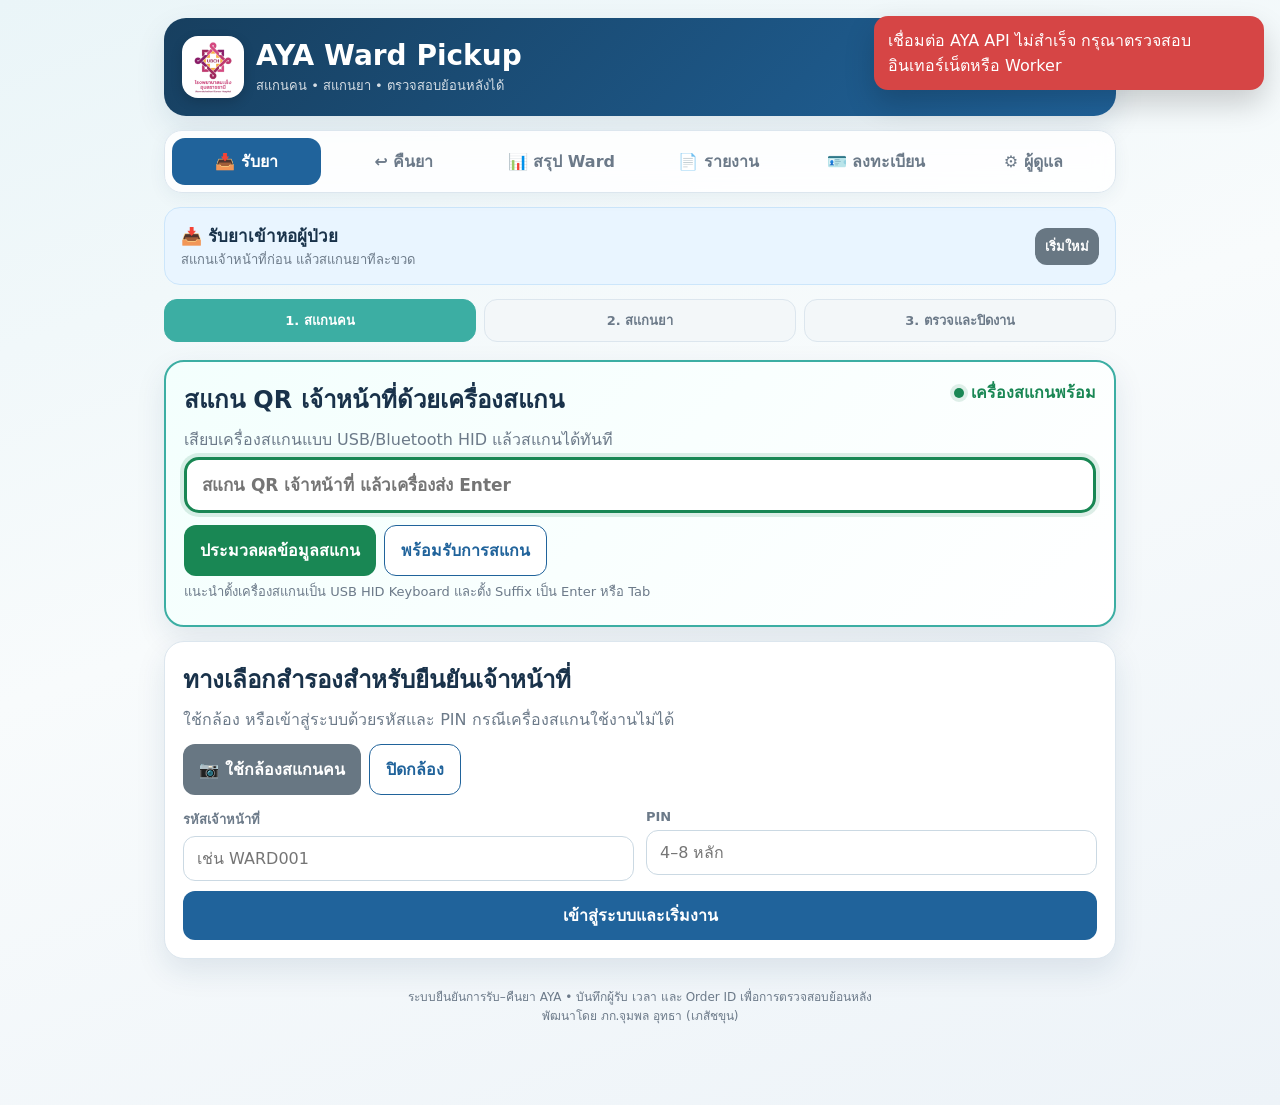
<file: index.html>
<!DOCTYPE html>
<html lang="th">
<head>
  <meta charset="utf-8">
  <meta name="viewport" content="width=device-width, initial-scale=1, viewport-fit=cover">
  <meta name="theme-color" content="#173f5f">
  <title>AYA Ward Pickup</title>
  <meta name="description" content="ระบบยืนยันการรับ–คืนยา AYA สำหรับหอผู้ป่วย">
  <meta name="robots" content="noindex,nofollow,noarchive">
  <link rel="manifest" href="./manifest.webmanifest">
  <link id="appFavicon" rel="icon" type="image/png" href="./icons/favicon-64.png">
  <link rel="apple-touch-icon" href="./icons/apple-touch-icon.png">

  <script src="./vendor/html5-qrcode.min.js"></script>
  <script src="./vendor/qrcode.min.js"></script>
  <script src="./config.js"></script>
  <script src="./api-client.js"></script>

  <style>
    :root {
      --navy: #173f5f;
      --blue: #20639b;
      --cyan: #3caea3;
      --green: #198754;
      --yellow: #f6c85f;
      --red: #d64545;
      --ink: #19324a;
      --muted: #6c7a89;
      --line: #dce6ee;
      --surface: #ffffff;
      --bg: #eef5f8;
      --shadow: 0 12px 30px rgba(23, 63, 95, .10);
    }

    * { box-sizing: border-box; }
    body {
      margin: 0;
      min-height: 100vh;
      background: linear-gradient(160deg, #eaf5f8 0%, #f8fbfc 45%, #edf3f8 100%);
      color: var(--ink);
      font-family: system-ui, -apple-system, "Segoe UI", "Noto Sans Thai", sans-serif;
    }

    button, input, select, textarea { font: inherit; }
    button { cursor: pointer; }
    button:disabled { cursor: not-allowed; opacity: .55; }

    .app { max-width: 980px; margin: 0 auto; padding: 18px 14px 80px; }
    .topbar {
      display: flex;
      align-items: center;
      justify-content: space-between;
      gap: 12px;
      padding: 18px;
      color: white;
      background: linear-gradient(135deg, var(--navy), var(--blue));
      border-radius: 22px;
      box-shadow: var(--shadow);
    }
    .brand { display: flex; align-items: center; gap: 12px; }
    .brand-mark {
      width: 62px; height: 62px; display: grid; place-items: center; flex: 0 0 auto;
      border-radius: 16px; padding: 3px; background: white; overflow: hidden;
      box-shadow: 0 4px 12px rgba(0,0,0,.16);
    }
    .brand-mark img { width: 100%; height: 100%; object-fit: contain; display: block; }
    .brand h1 { margin: 0; font-size: clamp(20px, 5vw, 28px); }
    .brand p { margin: 3px 0 0; opacity: .82; font-size: 13px; }
    .date-pill { padding: 8px 12px; border-radius: 999px; background: rgba(255,255,255,.15); font-size: 13px; white-space: nowrap; }
    .topbar-tools { display: flex; align-items: center; justify-content: flex-end; gap: 8px; flex-wrap: wrap; }
    .install-pwa { border: 1px solid rgba(255,255,255,.55); border-radius: 999px; padding: 8px 12px; color: white; background: rgba(255,255,255,.14); font-weight: 800; }

    .nav {
      display: grid;
      grid-template-columns: repeat(6, 1fr);
      gap: 8px;
      margin: 14px 0;
      padding: 7px;
      background: rgba(255,255,255,.86);
      border: 1px solid var(--line);
      border-radius: 18px;
      box-shadow: 0 5px 18px rgba(23, 63, 95, .06);
      position: sticky;
      top: 6px;
      z-index: 20;
      backdrop-filter: blur(12px);
    }
    .nav button { border: 0; padding: 11px 8px; border-radius: 13px; color: var(--muted); background: transparent; font-weight: 700; }
    .nav button.active { color: white; background: var(--blue); }

    .panel { display: none; }
    .panel.active { display: block; }
    .card {
      background: var(--surface);
      border: 1px solid var(--line);
      border-radius: 20px;
      box-shadow: var(--shadow);
      padding: 18px;
      margin-bottom: 14px;
    }
    .card h2, .card h3 { margin: 0 0 8px; }
    .card p { margin: 5px 0; }
    .muted { color: var(--muted); }
    .small { font-size: 13px; }
    .hidden { display: none !important; }

    .mode-banner {
      display: flex; align-items: center; justify-content: space-between; gap: 12px;
      padding: 14px 16px; border-radius: 16px; margin-bottom: 14px;
      background: #e9f5ff; border: 1px solid #cce6fb;
    }
    .mode-banner.return { background: #fff5e6; border-color: #f5dfb4; }
    .mode-badge { font-weight: 800; font-size: 17px; }

    .steps { display: grid; grid-template-columns: repeat(3, 1fr); gap: 8px; margin: 12px 0 18px; }
    .step { padding: 10px; text-align: center; border-radius: 13px; color: var(--muted); background: #f3f7f9; border: 1px solid var(--line); font-size: 13px; font-weight: 700; }
    .step.active { color: white; border-color: var(--cyan); background: var(--cyan); }
    .step.done { color: var(--green); border-color: #bfe3cf; background: #edf9f2; }

    .grid-2 { display: grid; grid-template-columns: repeat(2, minmax(0, 1fr)); gap: 12px; }
    .grid-3 { display: grid; grid-template-columns: repeat(3, minmax(0, 1fr)); gap: 10px; }
    .field { display: flex; flex-direction: column; gap: 6px; }
    .field label { font-size: 13px; font-weight: 700; color: var(--muted); }
    .field input, .field select, .field textarea {
      width: 100%; border: 1px solid #cbd9e3; border-radius: 12px; background: white;
      padding: 12px 13px; color: var(--ink); outline: none;
    }
    .field input:focus, .field select:focus, .field textarea:focus { border-color: var(--blue); box-shadow: 0 0 0 3px rgba(32,99,155,.12); }

    .btn { border: 0; border-radius: 12px; padding: 12px 16px; font-weight: 800; color: white; background: var(--blue); }
    .btn.green { background: var(--green); }
    .btn.red { background: var(--red); }
    .btn.orange { background: #d9822b; }
    .btn.gray { background: #687783; }
    .btn.outline { color: var(--blue); background: white; border: 1px solid var(--blue); }
    .btn.full { width: 100%; }
    .btn.small-btn { padding: 8px 10px; font-size: 13px; }
    .actions { display: flex; flex-wrap: wrap; gap: 8px; margin-top: 12px; }

    #reader { width: 100%; max-width: 520px; margin: 10px auto; overflow: hidden; border-radius: 18px; background: #0c1c28; }
    #reader video { border-radius: 16px; }
    .scanner-shell { padding: 10px; background: #f5f9fb; border: 1px dashed #a9bfce; border-radius: 18px; }
    .scanner-title { text-align: center; font-weight: 800; margin: 3px 0 8px; }
    .hardware-card { border: 2px solid var(--cyan); background: linear-gradient(135deg, #f3fffd, #ffffff); }
    .hardware-input {
      width: 100%; border: 3px solid var(--blue); border-radius: 15px; padding: 15px;
      background: white; color: var(--ink); font-size: 17px; font-weight: 700; outline: none;
    }
    .hardware-input:focus { border-color: var(--green); box-shadow: 0 0 0 4px rgba(25,135,84,.14); }
    .scanner-ready { display: inline-flex; align-items: center; gap: 7px; color: var(--green); font-weight: 800; }
    .scanner-ready::before { content: ""; width: 10px; height: 10px; border-radius: 50%; background: var(--green); box-shadow: 0 0 0 4px rgba(25,135,84,.13); }

    .staff-card { display: flex; align-items: center; gap: 12px; padding: 14px; border: 1px solid #bfe3cf; background: #edf9f2; border-radius: 16px; }
    .avatar { width: 46px; height: 46px; display: grid; place-items: center; border-radius: 50%; background: var(--green); color: white; font-weight: 900; }

    .scan-list { display: grid; gap: 8px; margin-top: 12px; }
    .scan-item { display: flex; justify-content: space-between; gap: 12px; align-items: flex-start; padding: 12px; border-radius: 14px; background: #f6fafb; border: 1px solid var(--line); }
    .scan-item.success { border-left: 5px solid var(--green); }
    .scan-item.returned { border-left: 5px solid #d9822b; }
    .drug { font-weight: 800; }
    .order { color: var(--muted); font-size: 12px; word-break: break-all; }
    .count-badge { min-width: 38px; height: 38px; border-radius: 12px; display: grid; place-items: center; color: white; background: var(--blue); font-weight: 900; }

    .alert { padding: 13px 14px; border-radius: 14px; margin: 10px 0; border: 1px solid; }
    .alert.info { background: #edf6ff; border-color: #c7e3fa; color: #174b74; }
    .alert.success { background: #edf9f2; border-color: #bfe3cf; color: #12633a; }
    .alert.warn { background: #fff7e6; border-color: #f2d89d; color: #75500b; }
    .alert.error { background: #fff0f0; border-color: #f0bcbc; color: #8a2020; }

    .pending-list { display: grid; gap: 10px; margin-top: 12px; }
    .pending-item { border: 1px solid #f1c1c1; background: #fff7f7; border-radius: 15px; padding: 13px; }
    .pending-item .row { display: flex; justify-content: space-between; gap: 10px; }
    .pending-item select { width: 100%; margin-top: 8px; padding: 9px; border: 1px solid var(--line); border-radius: 10px; }

    .table-wrap { overflow-x: auto; border: 1px solid var(--line); border-radius: 15px; }
    table { width: 100%; border-collapse: collapse; min-width: 680px; }
    th, td { padding: 11px 10px; border-bottom: 1px solid var(--line); text-align: left; font-size: 13px; vertical-align: top; }
    th { background: #f0f6f8; color: var(--muted); }
    tr:last-child td { border-bottom: 0; }
    .status { display: inline-block; border-radius: 999px; padding: 4px 8px; font-size: 11px; font-weight: 800; }
    .status.pending { color: #72530a; background: #fff1bd; }
    .status.active { color: #12633a; background: #dff4e8; }
    .status.suspended { color: #8a2020; background: #ffe0e0; }
    .status.received { color: #12633a; background: #dff4e8; }
    .status.waiting { color: #72530a; background: #fff1bd; }
    .status.canceled { color: #6a4b4b; background: #eee5e5; }

    .queue-head { display: flex; justify-content: space-between; align-items: flex-start; gap: 12px; }
    .queue-list { display: grid; gap: 9px; margin-top: 12px; counter-reset: queue-item; }
    .queue-item {
      counter-increment: queue-item; display: grid; grid-template-columns: 30px minmax(0, 1fr) auto;
      gap: 10px; align-items: start; padding: 12px; border: 1px solid var(--line);
      border-radius: 14px; background: #f8fbfc;
    }
    .queue-item::before {
      content: counter(queue-item) "."; width: 30px; height: 30px; display: grid; place-items: center;
      border-radius: 9px; color: white; background: var(--blue); font-weight: 900;
    }
    .queue-item.is-received { border-left: 5px solid var(--green); background: #f4fbf7; }
    .queue-item.is-canceled { opacity: .72; }
    .queue-id { font-weight: 900; color: var(--navy); word-break: break-all; }
    .queue-detail { color: var(--muted); font-size: 13px; margin-top: 3px; }
    .summary-overview { display: grid; grid-template-columns: repeat(3, 1fr); gap: 10px; margin: 12px 0; }
    .summary-metric { padding: 14px; border-radius: 15px; background: #f1f7fa; text-align: center; }
    .summary-metric strong { display: block; font-size: 24px; color: var(--navy); }
    .ward-summary { border: 1px solid var(--line); border-radius: 17px; overflow: hidden; margin-top: 12px; }
    .ward-summary-head { display: flex; justify-content: space-between; gap: 12px; padding: 14px; background: #f0f6f8; }
    .ward-summary-body { padding: 0 14px 14px; }
    .report-actions { display: flex; flex-wrap: wrap; align-items: end; gap: 10px; margin-top: 12px; }
    .report-actions .field { min-width: 170px; flex: 1; }
    .report-empty { text-align: center; padding: 28px 14px; color: var(--muted); }

    .toast-wrap { position: fixed; top: 16px; right: 16px; z-index: 200; display: grid; gap: 8px; max-width: min(390px, calc(100vw - 32px)); }
    .toast { color: white; background: #22394b; border-radius: 14px; padding: 12px 14px; box-shadow: 0 14px 30px rgba(0,0,0,.18); animation: enter .2s ease; }
    .toast.success { background: var(--green); }
    .toast.error { background: var(--red); }
    @keyframes enter { from { opacity: 0; transform: translateY(-8px); } }

    .loading { position: fixed; inset: 0; z-index: 300; display: grid; place-items: center; background: rgba(12, 28, 40, .48); backdrop-filter: blur(3px); }
    .loading-box { background: white; border-radius: 18px; padding: 20px 26px; text-align: center; box-shadow: var(--shadow); }
    .spinner { width: 34px; height: 34px; border: 4px solid #dfeaf0; border-top-color: var(--blue); border-radius: 50%; margin: 0 auto 10px; animation: spin .75s linear infinite; }
    @keyframes spin { to { transform: rotate(360deg); } }

    .modal { position: fixed; inset: 0; z-index: 150; display: grid; place-items: center; padding: 16px; background: rgba(12, 28, 40, .58); }
    .modal-card { width: min(560px, 100%); max-height: 92vh; overflow: auto; border-radius: 22px; background: white; padding: 20px; box-shadow: 0 25px 60px rgba(0,0,0,.26); }
    #staffQrCanvas { display: grid; place-items: center; padding: 14px; }
    #staffQrCanvas img, #staffQrCanvas canvas { max-width: 100%; height: auto; }

    footer { text-align: center; color: var(--muted); font-size: 12px; margin-top: 28px; }

    @media (max-width: 680px) {
      .date-pill { display: none; }
      .grid-2, .grid-3 { grid-template-columns: 1fr; }
      .nav button { font-size: 12px; padding-inline: 4px; }
      .nav { grid-template-columns: repeat(3, 1fr); }
      .card { padding: 15px; border-radius: 17px; }
      .steps { gap: 5px; }
      .step { padding: 8px 4px; font-size: 11px; }
      .queue-item { grid-template-columns: 28px minmax(0, 1fr); }
      .queue-item > .status { grid-column: 2; justify-self: start; }
      .summary-overview { grid-template-columns: 1fr; }
      .brand-mark { width: 54px; height: 54px; border-radius: 14px; }
    }

    @media print {
      body * { visibility: hidden; }
      #qrModal, #qrModal * { visibility: visible; }
      #qrModal { position: absolute; inset: 0; background: white; }
      #qrModal .modal-card { box-shadow: none; max-height: none; }
      #qrModal .no-print { display: none !important; }
    }
  </style>
</head>

<body>
  <div class="app">
    <header class="topbar">
      <div class="brand">
        <div class="brand-mark">
          <img id="brandLogo" alt="โรงพยาบาลมะเร็งอุบลราชธานี" src="./icons/icon-192.png">
        </div>
        <div>
          <h1>AYA Ward Pickup</h1>
          <p>สแกนคน • สแกนยา • ตรวจสอบย้อนหลังได้</p>
        </div>
      </div>
      <div class="topbar-tools">
        <button id="installPwaButton" class="install-pwa" type="button" hidden>ติดตั้งแอป</button>
        <div id="todayLabel" class="date-pill">กำลังโหลด…</div>
      </div>
    </header>

    <nav class="nav">
      <button id="navReceive" class="active" onclick="openCashier('RECEIVE')">📥 รับยา</button>
      <button id="navReturn" onclick="openCashier('RETURN')">↩️ คืนยา</button>
      <button id="navSummary" onclick="openSummary()">📊 สรุป Ward</button>
      <button id="navReport" onclick="openReport()">📄 รายงาน</button>
      <button id="navRegister" onclick="showPanel('register')">🪪 ลงทะเบียน</button>
      <button id="navAdmin" onclick="showPanel('admin')">⚙️ ผู้ดูแล</button>
    </nav>

    <main>
      <section id="cashierPanel" class="panel active">
        <div id="modeBanner" class="mode-banner">
          <div>
            <div id="modeTitle" class="mode-badge">📥 รับยาเข้าหอผู้ป่วย</div>
            <div id="modeDescription" class="small muted">สแกนเจ้าหน้าที่ก่อน แล้วสแกนยาทีละขวด</div>
          </div>
          <button class="btn gray small-btn" onclick="resetCashier()">เริ่มใหม่</button>
        </div>

        <div class="steps">
          <div id="stepStaff" class="step active">1. สแกนคน</div>
          <div id="stepDrug" class="step">2. สแกนยา</div>
          <div id="stepClose" class="step">3. ตรวจและปิดงาน</div>
        </div>

        <div id="hardwareScannerCard" class="card hardware-card">
          <div class="queue-head">
            <div>
              <h2 id="hardwareScannerTitle">สแกน QR เจ้าหน้าที่ด้วยเครื่องสแกน</h2>
              <p id="hardwareScannerHint" class="muted">เสียบเครื่องสแกนแบบ USB/Bluetooth HID แล้วสแกนได้ทันที</p>
            </div>
            <span class="scanner-ready">เครื่องสแกนพร้อม</span>
          </div>
          <input
            id="hardwareScannerInput"
            class="hardware-input"
            autocomplete="off"
            autocapitalize="off"
            spellcheck="false"
            enterkeyhint="done"
            placeholder="สแกน QR เจ้าหน้าที่ แล้วเครื่องส่ง Enter"
            onkeydown="handleHardwareScannerKey(event)">
          <div class="actions">
            <button class="btn green" onclick="submitHardwareScanner()">ประมวลผลข้อมูลสแกน</button>
            <button class="btn outline" onclick="focusHardwareScanner()">พร้อมรับการสแกน</button>
          </div>
          <p class="small muted">แนะนำตั้งเครื่องสแกนเป็น USB HID Keyboard และตั้ง Suffix เป็น Enter หรือ Tab</p>
        </div>

        <div id="staffStep" class="card">
          <h2>ทางเลือกสำรองสำหรับยืนยันเจ้าหน้าที่</h2>
          <p class="muted">ใช้กล้อง หรือเข้าสู่ระบบด้วยรหัสและ PIN กรณีเครื่องสแกนใช้งานไม่ได้</p>

          <div class="actions">
            <button class="btn gray" onclick="startQrScanner('STAFF')">📷 ใช้กล้องสแกนคน</button>
            <button class="btn outline" onclick="stopQrScanner()">ปิดกล้อง</button>
          </div>

          <div class="grid-2" style="margin-top:14px">
            <div class="field">
              <label>รหัสเจ้าหน้าที่</label>
              <input id="staffLoginId" autocomplete="username" placeholder="เช่น WARD001">
            </div>
            <div class="field">
              <label>PIN</label>
              <input id="staffLoginPin" type="password" inputmode="numeric" autocomplete="current-password" placeholder="4–8 หลัก">
            </div>
          </div>
          <button class="btn full" style="margin-top:10px" onclick="loginStaffPin()">เข้าสู่ระบบและเริ่มงาน</button>
        </div>

        <div id="activeStaffCard" class="card hidden">
          <div class="staff-card">
            <div id="staffAvatar" class="avatar">W</div>
            <div>
              <div id="activeStaffName" style="font-weight:900"></div>
              <div id="activeStaffWard" class="muted"></div>
            </div>
          </div>
        </div>

        <div id="wardQueueCard" class="card hidden">
          <div class="queue-head">
            <div>
              <h2 id="wardQueueTitle">คิวรับยา</h2>
              <p class="muted small">ข้อมูลวันนี้: F = Ward, B = ID, G = ยา, I = ขนาด, H = สารน้ำ</p>
            </div>
            <button class="btn outline small-btn" onclick="refreshWardQueue()">รีเฟรช</button>
          </div>
          <div id="wardQueueMessage" class="alert info"></div>
          <div id="wardQueueList" class="queue-list"></div>
        </div>

        <div id="scannerCard" class="card hidden">
          <h2 id="scannerHeading">ทางเลือกสำรอง: ใช้กล้องสแกน QR ยา</h2>
          <div class="scanner-shell">
            <div id="scannerTitle" class="scanner-title">กล้องยังไม่เปิด</div>
            <div id="reader"></div>
          </div>
          <div class="actions">
            <button class="btn gray" onclick="startQrScanner('DRUG')">📷 ใช้กล้องสแกนยา</button>
            <button class="btn outline" onclick="stopQrScanner()">ปิดกล้อง</button>
          </div>

          <div class="field" style="margin-top:14px">
            <label>กรอก Order ID หรือวางข้อมูล QR ด้วยตนเอง</label>
            <input id="manualMedicationQr" placeholder="Order ID / ข้อมูลจาก QR">
          </div>
          <button class="btn full" style="margin-top:10px" onclick="submitManualMedication()">เพิ่มรายการยา</button>
        </div>

        <div id="scanResultCard" class="card hidden">
          <div style="display:flex;justify-content:space-between;align-items:center;gap:10px">
            <div>
              <h2>รายการที่สแกนในรอบนี้</h2>
              <p class="muted small">หนึ่ง QR เท่ากับยาหนึ่งขวด</p>
            </div>
            <div id="scanCount" class="count-badge">0</div>
          </div>
          <div id="scanList" class="scan-list"></div>
          <div class="actions">
            <button id="closeSessionButton" class="btn green full" onclick="closeCurrentSession()">ตรวจความครบถ้วนและปิดงาน</button>
          </div>
        </div>

        <div id="pendingCard" class="card hidden">
          <div class="alert warn">
            <strong>ยังมียาเหลือใน Ward ของท่าน</strong><br>
            กรุณาติดต่อเจ้าหน้าที่ หรือแก้ไข Ward/ยกเลิกรับโดยผู้ดูแล
          </div>
          <div id="pendingList" class="pending-list"></div>
        </div>
      </section>

      <section id="summaryPanel" class="panel">
        <div class="card">
          <div class="queue-head">
            <div>
              <h2>สรุปการรับยาราย Ward</h2>
              <p id="summaryDate" class="muted">เฉพาะรายการของวันปัจจุบัน</p>
            </div>
            <button class="btn outline small-btn" onclick="loadWardSummary()">รีเฟรช</button>
          </div>
          <div id="summaryOverview" class="summary-overview"></div>
          <div id="wardSummaryList"></div>
        </div>
      </section>

      <section id="reportPanel" class="panel">
        <div class="card">
          <div class="queue-head">
            <div>
              <h2>รายงานการรับยา</h2>
              <p class="muted">เลือกดูย้อนหลังจากเวลาที่บันทึกรับยาจริง และส่งออกเป็น Excel</p>
            </div>
          </div>
          <div class="report-actions">
            <div class="field">
              <label>วันที่เริ่มต้น</label>
              <input id="reportStartDate" type="date">
            </div>
            <div class="field">
              <label>วันที่สิ้นสุด</label>
              <input id="reportEndDate" type="date">
            </div>
            <div class="field">
              <label>Ward</label>
              <select id="reportWard"><option value="">ทุก Ward</option></select>
            </div>
            <button class="btn" onclick="loadPickupReport()">ค้นหารายงาน</button>
            <button id="exportReportButton" class="btn green" onclick="exportPickupReportExcel()" disabled>Export Excel</button>
          </div>
          <div id="reportMessage" class="alert info">เลือกช่วงวันที่แล้วกดค้นหารายงาน</div>
          <div id="reportTableWrap" class="table-wrap">
            <div class="report-empty">ยังไม่ได้ค้นหารายงาน</div>
          </div>
        </div>
      </section>

      <section id="registerPanel" class="panel">
        <div class="card">
          <h2>ลงทะเบียนเจ้าหน้าที่ Ward</h2>
          <p class="muted">หลังลงทะเบียน ผู้ดูแลต้องอนุมัติก่อนจึงจะสร้าง QR เจ้าหน้าที่ได้</p>
          <div class="grid-2">
            <div class="field">
              <label>รหัสเจ้าหน้าที่</label>
              <input id="regStaffId" placeholder="เช่น WARD001">
            </div>
            <div class="field">
              <label>ชื่อ–สกุล</label>
              <input id="regFullName" placeholder="นาย/นาง/น.ส. ชื่อ สกุล">
            </div>
            <div class="field">
              <label>Ward</label>
              <select id="regWard"></select>
            </div>
            <div class="field">
              <label>ตั้ง PIN 4–8 หลัก</label>
              <input id="regPin" type="password" inputmode="numeric" placeholder="••••">
            </div>
          </div>
          <div class="field" style="margin-top:10px">
            <label>หมายเหตุ (ถ้ามี)</label>
            <input id="regNote" placeholder="ตำแหน่ง/หน่วยงานย่อย">
          </div>
          <button class="btn green full" style="margin-top:14px" onclick="registerStaff()">ส่งคำขอลงทะเบียน</button>
        </div>
      </section>

      <section id="adminPanel" class="panel">
        <div id="adminLoginCard" class="card">
          <h2>เข้าสู่ระบบผู้ดูแล</h2>
          <div class="field">
            <label>Admin PIN</label>
            <input id="adminPin" type="password" inputmode="numeric" placeholder="••••">
          </div>
          <button class="btn full" style="margin-top:10px" onclick="loginAdmin()">เข้าสู่ระบบ</button>
        </div>

        <div id="adminDashboard" class="hidden">
          <div class="card">
            <div style="display:flex;justify-content:space-between;align-items:center;gap:10px">
              <div>
                <h2>ทะเบียนเจ้าหน้าที่</h2>
                <p class="muted small">อนุมัติ เปลี่ยน Ward ระงับสิทธิ์ และพิมพ์ QR</p>
              </div>
              <button class="btn outline small-btn" onclick="loadAdminDashboard()">รีเฟรช</button>
            </div>
            <div id="staffTableWrap" class="table-wrap" style="margin-top:12px"></div>
          </div>

          <div class="card">
            <h3>เพิ่ม Ward</h3>
            <div class="grid-2">
              <div class="field"><input id="newWard" placeholder="ชื่อ Ward ใหม่"></div>
              <button class="btn green" onclick="addWard()">เพิ่ม Ward</button>
            </div>
          </div>
        </div>
      </section>
    </main>

    <footer>
      ระบบยืนยันการรับ–คืนยา AYA • บันทึกผู้รับ เวลา และ Order ID เพื่อการตรวจสอบย้อนหลัง<br>
      พัฒนาโดย ภก.จุมพล อุทธา (เภสัชขุน)
    </footer>
  </div>

  <div id="toastWrap" class="toast-wrap"></div>

  <div id="loading" class="loading hidden">
    <div class="loading-box">
      <div class="spinner"></div>
      <div id="loadingText">กำลังดำเนินการ…</div>
    </div>
  </div>

  <div id="qrModal" class="modal hidden">
    <div class="modal-card" style="text-align:center">
      <h2 id="qrStaffName">QR เจ้าหน้าที่</h2>
      <p id="qrStaffWard" class="muted"></p>
      <div id="staffQrCanvas"></div>
      <p class="small muted">ใช้ QR นี้สแกนแสดงตัวตนก่อนรับหรือคืนยา</p>
      <div class="actions no-print" style="justify-content:center">
        <button class="btn" onclick="window.print()">พิมพ์ QR</button>
        <button class="btn gray" onclick="closeQrModal()">ปิด</button>
      </div>
    </div>
  </div>

  <script>
    const state = {
      mode: 'RECEIVE',
      bootstrap: {wards: []},
      session: null,
      scans: [],
      wardQueue: [],
      scanner: null,
      scannerTarget: '',
      scanBusy: false,
      hardwareBusy: false,
      adminToken: '',
      reportRows: [],
      reportMeta: null,
      device: navigator.userAgent.slice(0, 180)
    };

    document.addEventListener('DOMContentLoaded', initApp);

    async function initApp() {
      try {
        setLoading(true, 'กำลังโหลดข้อมูลระบบ…');
        document.getElementById('appFavicon').href = document.getElementById('brandLogo').src;
        state.bootstrap = await callServer('getAppBootstrap');
        document.getElementById('todayLabel').textContent = state.bootstrap.today;
        fillWardSelects();
        document.getElementById('reportStartDate').value = state.bootstrap.todayKey;
        document.getElementById('reportEndDate').value = state.bootstrap.todayKey;
        openCashier('RECEIVE');
      } catch (error) {
        showToast(error.message, 'error', 8000);
      } finally {
        setLoading(false);
      }
    }

    function callServer(functionName, payload) {
      return window.AyaApi.call(functionName, payload);
    }

    function showPanel(name) {
      stopQrScanner();
      document.querySelectorAll('.panel').forEach(el => el.classList.remove('active'));
      document.querySelectorAll('.nav button').forEach(el => el.classList.remove('active'));
      document.getElementById(name + 'Panel').classList.add('active');
      const nav = document.getElementById('nav' + name.charAt(0).toUpperCase() + name.slice(1));
      if (nav) nav.classList.add('active');
    }

    async function openSummary() {
      showPanel('summary');
      await loadWardSummary();
    }

    async function openReport() {
      showPanel('report');
      if (!state.reportRows.length) await loadPickupReport();
    }

    function openCashier(mode) {
      const normalized = mode === 'RETURN' ? 'RETURN' : 'RECEIVE';
      if (state.session && state.mode !== normalized) {
        showToast('กรุณาปิดงานปัจจุบันก่อนเปลี่ยนโหมด', 'error');
        return;
      }
      state.mode = normalized;
      document.querySelectorAll('.panel').forEach(el => el.classList.remove('active'));
      document.querySelectorAll('.nav button').forEach(el => el.classList.remove('active'));
      document.getElementById('cashierPanel').classList.add('active');
      document.getElementById(normalized === 'RECEIVE' ? 'navReceive' : 'navReturn').classList.add('active');

      const banner = document.getElementById('modeBanner');
      banner.classList.toggle('return', normalized === 'RETURN');
      document.getElementById('modeTitle').textContent = normalized === 'RECEIVE' ? '📥 รับยาเข้าหอผู้ป่วย' : '↩️ คืนยากลับห้องยา';
      document.getElementById('modeDescription').textContent = normalized === 'RECEIVE'
        ? 'ใช้เครื่องสแกน: สแกนเจ้าหน้าที่ก่อน แล้วสแกนยาทีละขวด'
        : 'ใช้เครื่องสแกน: สแกนเจ้าหน้าที่ Ward แล้วสแกนยาที่นำมาคืน';
      document.getElementById('scannerHeading').textContent = normalized === 'RECEIVE'
        ? 'ทางเลือกสำรอง: ใช้กล้องสแกน QR ยาเพื่อรับยา'
        : 'ทางเลือกสำรอง: ใช้กล้องสแกน QR ยาเพื่อคืนยา';
      updateHardwareScannerPrompt();
      setTimeout(focusHardwareScanner, 80);
    }

    async function resetCashier() {
      await stopQrScanner();
      state.session = null;
      state.scans = [];
      state.wardQueue = [];
      renderSession();
      showToast('เริ่มรายการใหม่แล้ว');
      setTimeout(focusHardwareScanner, 80);
    }

    function handleHardwareScannerKey(event) {
      if (event.key !== 'Enter' && event.key !== 'Tab') return;
      event.preventDefault();
      submitHardwareScanner();
    }

    async function submitHardwareScanner() {
      if (state.hardwareBusy) return;
      const input = document.getElementById('hardwareScannerInput');
      const scannedText = input.value.trim();
      input.value = '';
      if (!scannedText) {
        showToast(state.session ? 'กรุณาสแกน QR ขวดยา' : 'กรุณาสแกน QR เจ้าหน้าที่', 'error');
        return focusHardwareScanner();
      }

      state.hardwareBusy = true;
      try {
        if (!state.session) {
          await createSessionFromStaffQr(scannedText);
          showToast('ยืนยันเจ้าหน้าที่แล้ว กรุณาสแกนขวดยา', 'success');
          beep(true);
        } else {
          await submitMedication(scannedText);
        }
      } catch (error) {
        showToast(error.message, 'error', 7000);
        beep(false);
      } finally {
        state.hardwareBusy = false;
        setTimeout(focusHardwareScanner, 80);
      }
    }

    function updateHardwareScannerPrompt() {
      const active = Boolean(state.session && state.session.sessionId);
      const modeText = state.mode === 'RETURN' ? 'คืนยา' : 'รับยา';
      document.getElementById('hardwareScannerTitle').textContent = active
        ? 'สแกน QR ขวดยาเพื่อ' + modeText
        : 'สแกน QR เจ้าหน้าที่ด้วยเครื่องสแกน';
      document.getElementById('hardwareScannerHint').textContent = active
        ? 'ยืนยันแล้ว: ' + state.session.staff.fullName + ' • Ward ' + state.session.staff.ward
        : 'เสียบเครื่องสแกนแบบ USB/Bluetooth HID แล้วสแกน QR เจ้าหน้าที่ได้ทันที';
      document.getElementById('hardwareScannerInput').placeholder = active
        ? 'สแกน QR ขวดยา แล้วเครื่องส่ง Enter'
        : 'สแกน QR เจ้าหน้าที่ แล้วเครื่องส่ง Enter';
    }

    function focusHardwareScanner() {
      const panel = document.getElementById('cashierPanel');
      const input = document.getElementById('hardwareScannerInput');
      if (!panel.classList.contains('active') || !document.getElementById('loading').classList.contains('hidden')) return;
      try { input.focus({preventScroll: true}); } catch (_) { input.focus(); }
    }

    async function startQrScanner(target) {
      if (typeof Html5Qrcode === 'undefined') {
        showToast('ไม่สามารถโหลดตัวอ่าน QR ได้ กรุณาใช้ช่องกรอกข้อมูลแทน', 'error');
        return;
      }
      if (target === 'DRUG' && !state.session) {
        showToast('กรุณาสแกนเจ้าหน้าที่ก่อน', 'error');
        return;
      }

      await stopQrScanner();
      state.scannerTarget = target;
      state.scanBusy = false;
      document.getElementById('scannerTitle').textContent = target === 'STAFF' ? 'เล็งกล้องไปที่ QR เจ้าหน้าที่' : 'เล็งกล้องไปที่ QR บนยา';

      try {
        state.scanner = new Html5Qrcode('reader');
        await state.scanner.start(
          {facingMode: 'environment'},
          {fps: 10, qrbox: {width: 250, height: 250}, aspectRatio: 1.0},
          onQrDecoded,
          () => {}
        );
      } catch (error) {
        state.scanner = null;
        showToast('เปิดกล้องไม่ได้: ' + (error.message || error), 'error', 7000);
      }
    }

    async function stopQrScanner() {
      if (!state.scanner) return;
      try {
        if (state.scanner.isScanning) await state.scanner.stop();
        state.scanner.clear();
      } catch (_) {}
      state.scanner = null;
      state.scanBusy = false;
      document.getElementById('scannerTitle').textContent = 'กล้องยังไม่เปิด';
      document.getElementById('reader').innerHTML = '';
      setTimeout(focusHardwareScanner, 80);
    }

    async function onQrDecoded(decodedText) {
      if (state.scanBusy) return;
      state.scanBusy = true;
      try {
        if (state.scanner && state.scanner.isScanning) state.scanner.pause(true);
        if (state.scannerTarget === 'STAFF') {
          await createSessionFromStaffQr(decodedText);
          await stopQrScanner();
          showToast('ยืนยันเจ้าหน้าที่แล้ว กรุณาสแกนยา', 'success');
        } else {
          await submitMedication(decodedText);
        }
      } catch (error) {
        showToast(error.message, 'error', 6500);
        beep(false);
      } finally {
        if (state.scanner && state.scanner.isScanning) {
          setTimeout(() => {
            try { state.scanner.resume(); } catch (_) {}
            state.scanBusy = false;
          }, 1100);
        } else {
          state.scanBusy = false;
        }
      }
    }

    async function createSessionFromStaffQr(staffQr) {
      setLoading(true, 'กำลังตรวจสอบเจ้าหน้าที่…');
      try {
        state.session = await callServer('startSessionWithStaffQr', {
          staffQr,
          mode: state.mode,
          device: state.device
        });
        state.scans = [];
        state.wardQueue = state.session.queue || [];
        renderSession();
      } finally {
        setLoading(false);
      }
    }

    async function loginStaffPin() {
      const staffId = value('staffLoginId');
      const pin = value('staffLoginPin');
      if (!staffId || !pin) return showToast('กรุณากรอกรหัสเจ้าหน้าที่และ PIN', 'error');
      setLoading(true, 'กำลังเข้าสู่ระบบ…');
      try {
        state.session = await callServer('loginStaffWithPin', {staffId, pin, mode: state.mode, device: state.device});
        state.scans = [];
        state.wardQueue = state.session.queue || [];
        document.getElementById('staffLoginPin').value = '';
        renderSession();
        showToast(state.session.message, 'success');
      } catch (error) {
        showToast(error.message, 'error');
      } finally {
        setLoading(false);
      }
    }

    function renderSession() {
      const active = Boolean(state.session && state.session.sessionId);
      toggle('staffStep', !active);
      toggle('activeStaffCard', active);
      toggle('scannerCard', active);
      toggle('scanResultCard', active);
      toggle('wardQueueCard', active && state.mode === 'RECEIVE');
      toggle('pendingCard', false);

      setStep('stepStaff', active ? 'done' : 'active');
      setStep('stepDrug', active ? 'active' : '');
      setStep('stepClose', '');

      if (active) {
        const staff = state.session.staff;
        document.getElementById('activeStaffName').textContent = staff.fullName + ' (' + staff.staffId + ')';
        document.getElementById('activeStaffWard').textContent = 'Ward: ' + staff.ward;
        document.getElementById('staffAvatar').textContent = (staff.ward || 'W').slice(0, 2);
      }
      updateHardwareScannerPrompt();
      renderWardQueue();
      renderScanList();
    }

    async function refreshWardQueue() {
      if (!state.session) return;
      setLoading(true, 'กำลังอัปเดตคิวของ Ward…');
      try {
        const result = await callServer('getSessionSummary', state.session.sessionId);
        state.wardQueue = result.queue || [];
        renderWardQueue();
      } catch (error) {
        showToast(error.message, 'error', 7000);
      } finally {
        setLoading(false);
      }
    }

    function renderWardQueue() {
      const container = document.getElementById('wardQueueList');
      if (!state.session || state.mode !== 'RECEIVE') {
        container.innerHTML = '';
        return;
      }

      const ward = state.session.staff.ward;
      const items = state.wardQueue || [];
      const received = items.filter(item => item.status === 'RECEIVED').length;
      const pending = items.filter(item => item.status === 'PENDING').length;
      document.getElementById('wardQueueTitle').textContent = 'Ward ' + ward;
      document.getElementById('wardQueueMessage').innerHTML = items.length
        ? `ทั้งหมด <strong>${items.length}</strong> รายการ • รับแล้ว <strong>${received}</strong> • ยังไม่รับ <strong>${pending}</strong>`
        : 'วันนี้ไม่พบรายการยาเคมีบำบัดของ Ward นี้ผ่านระบบ AYA';
      container.innerHTML = items.map(renderQueueItem).join('');
    }

    function renderQueueItem(item) {
      const css = item.status === 'RECEIVED' ? 'is-received' : (item.status === 'CANCELED' ? 'is-canceled' : '');
      const badge = item.status === 'RECEIVED' ? 'received' : (item.status === 'CANCELED' ? 'canceled' : 'waiting');
      return `
        <div class="queue-item ${css}" data-order-id="${escapeAttr(item.orderId)}">
          <div>
            <div class="queue-id">ID ${escapeHtml(item.orderId)}</div>
            <div class="drug">${escapeHtml(item.drugName)}</div>
            <div class="queue-detail">ขนาด ${escapeHtml(item.dose)} in ${escapeHtml(item.fluidName)}</div>
          </div>
          <span class="status ${badge}">${escapeHtml(item.statusText)}</span>
        </div>`;
    }

    async function submitManualMedication() {
      const text = value('manualMedicationQr');
      if (!text) return showToast('กรุณากรอก Order ID หรือข้อมูล QR', 'error');
      try {
        await submitMedication(text);
        document.getElementById('manualMedicationQr').value = '';
      } catch (error) {
        showToast(error.message, 'error', 6500);
      }
      setTimeout(focusHardwareScanner, 80);
    }

    async function submitMedication(medicationQr) {
      if (!state.session) throw new Error('กรุณาสแกนเจ้าหน้าที่ก่อน');
      setLoading(true, state.mode === 'RECEIVE' ? 'กำลังยืนยันการรับยา…' : 'กำลังบันทึกคืนยา…');
      try {
        const result = await callServer('processMedicationScan', {
          sessionId: state.session.sessionId,
          medicationQr,
          device: state.device
        });
        state.scans.unshift({
          orderId: result.order.orderId,
          drugName: result.order.drugName,
          dose: result.order.dose,
          fluidName: result.order.fluidName,
          ward: result.staff.ward,
          action: result.action,
          time: new Date().toLocaleTimeString('th-TH')
        });
        if (state.mode === 'RECEIVE') state.wardQueue = result.queue || state.wardQueue;
        renderWardQueue();
        renderScanList();
        showToast(result.message, 'success');
        beep(true);
        return result;
      } finally {
        setLoading(false);
      }
    }

    function renderScanList() {
      document.getElementById('scanCount').textContent = state.scans.length;
      const container = document.getElementById('scanList');
      if (!state.scans.length) {
        container.innerHTML = '<div class="alert info">ยังไม่มีรายการที่สแกนในรอบนี้</div>';
        return;
      }
      container.innerHTML = state.scans.map(item => `
        <div class="scan-item ${item.action === 'RETURN' ? 'returned' : 'success'}">
          <div>
            <div class="drug">${escapeHtml(item.drugName)}</div>
            <div class="order">ID ${escapeHtml(item.orderId)} • ขนาด ${escapeHtml(item.dose)} in ${escapeHtml(item.fluidName)} • Ward ${escapeHtml(item.ward)}</div>
          </div>
          <div class="small muted">${escapeHtml(item.time)}</div>
        </div>
      `).join('');
    }

    async function closeCurrentSession() {
      if (!state.session) return showToast('ไม่พบงานที่เปิดอยู่', 'error');
      await stopQrScanner();
      setLoading(true, 'กำลังตรวจสอบความครบถ้วน…');
      try {
        const result = await callServer('closePickupSession', {
          sessionId: state.session.sessionId,
          device: state.device
        });
        if (result.complete) {
          showToast(result.message, 'success', 6000);
          setStep('stepDrug', 'done');
          setStep('stepClose', 'done');
          state.session = null;
          setTimeout(() => resetCashier(), 1800);
        } else {
          showToast(result.message, 'error', 8000);
          setStep('stepDrug', 'done');
          setStep('stepClose', 'active');
          renderPending(result.pending);
        }
      } catch (error) {
        showToast(error.message, 'error', 7000);
      } finally {
        setLoading(false);
      }
    }

    function renderPending(items) {
      toggle('pendingCard', true);
      const wards = state.bootstrap.wards || [];
      document.getElementById('pendingList').innerHTML = items.map(item => `
        <div class="pending-item">
          <div class="row">
            <div>
              <div class="drug">${escapeHtml(item.drugName)}</div>
              <div class="order">Order: ${escapeHtml(item.orderId)}</div>
              <div class="queue-detail">ขนาด ${escapeHtml(item.dose)} in ${escapeHtml(item.fluidName)}</div>
              <div class="small ${item.ready ? 'muted' : ''}">${escapeHtml(item.statusText)}</div>
            </div>
            <span class="status ${item.ready ? 'active' : 'pending'}">${item.ready ? 'พร้อมรับ' : 'ยังไม่พร้อม'}</span>
          </div>
          <select id="ward_${safeId(item.orderId)}">
            ${wards.map(ward => `<option value="${escapeAttr(ward)}" ${ward === item.ward ? 'selected' : ''}>${escapeHtml(ward)}</option>`).join('')}
          </select>
          <div class="actions">
            <button class="btn orange small-btn" onclick="resolvePending('${escapeJs(item.orderId)}','TRANSFER')">เปลี่ยน Ward</button>
            <button class="btn red small-btn" onclick="resolvePending('${escapeJs(item.orderId)}','CANCEL_RECEIPT')">ยกเลิกการรับ</button>
          </div>
        </div>
      `).join('');
      document.getElementById('pendingCard').scrollIntoView({behavior: 'smooth', block: 'start'});
    }

    async function loadWardSummary() {
      setLoading(true, 'กำลังสรุปการรับยาของแต่ละ Ward…');
      try {
        const data = await callServer('getWardPickupSummary');
        document.getElementById('summaryDate').textContent = data.dateText + ' • เฉพาะข้อมูลวันปัจจุบัน';
        document.getElementById('summaryOverview').innerHTML = `
          <div class="summary-metric"><strong>${data.total}</strong>รายการทั้งหมด</div>
          <div class="summary-metric"><strong>${data.received}</strong>รับแล้ว</div>
          <div class="summary-metric"><strong>${data.pending}</strong>ยังไม่รับ</div>`;

        const target = document.getElementById('wardSummaryList');
        if (!data.wards.length) {
          target.innerHTML = '<div class="alert info">วันนี้ไม่มียาเคมีบำบัดให้ผสมผ่านระบบ AYA</div>';
          return;
        }
        target.innerHTML = data.wards.map(ward => `
          <div class="ward-summary">
            <div class="ward-summary-head">
              <div><strong>Ward ${escapeHtml(ward.ward)}</strong><div class="small muted">ทั้งหมด ${ward.total} • รับแล้ว ${ward.received} • ยังไม่รับ ${ward.pending}${ward.canceled ? ' • ยกเลิก ' + ward.canceled : ''}</div></div>
              <span class="status ${ward.complete ? 'received' : 'waiting'}">${ward.complete ? 'รับครบแล้ว' : 'ยังไม่ครบ'}</span>
            </div>
            <div class="ward-summary-body"><div class="queue-list">${ward.items.map(renderQueueItem).join('')}</div></div>
          </div>`).join('');
      } catch (error) {
        showToast(error.message, 'error', 7000);
      } finally {
        setLoading(false);
      }
    }

    async function loadPickupReport() {
      try {
        const adminToken = await ensureAdminToken();
        const startDate = value('reportStartDate');
        const endDate = value('reportEndDate');
        if (!startDate || !endDate) throw new Error('กรุณาเลือกวันที่เริ่มต้นและวันที่สิ้นสุด');

        setLoading(true, 'กำลังค้นหารายงานการรับยา…');
        const result = await callServer('getPickupReport', {
          adminToken,
          startDate,
          endDate,
          ward: value('reportWard')
        });
        state.reportRows = result.rows || [];
        state.reportMeta = result;
        renderPickupReport(result);
      } catch (error) {
        if (/หมดอายุ/.test(error.message)) state.adminToken = '';
        showToast(error.message, 'error', 7000);
      } finally {
        setLoading(false);
      }
    }

    function renderPickupReport(result) {
      const wardText = result.ward ? ' • Ward ' + result.ward : ' • ทุก Ward';
      document.getElementById('reportMessage').innerHTML =
        `ช่วงวันที่ <strong>${escapeHtml(result.startDate)}</strong> ถึง <strong>${escapeHtml(result.endDate)}</strong>${escapeHtml(wardText)} • พบ <strong>${result.count}</strong> รายการ`;
      document.getElementById('exportReportButton').disabled = !result.rows.length;

      const target = document.getElementById('reportTableWrap');
      if (!result.rows.length) {
        target.innerHTML = '<div class="report-empty">ไม่พบประวัติการรับยาตามช่วงที่เลือก</div>';
        return;
      }
      target.innerHTML = `
        <table>
          <thead><tr><th>ลำดับ</th><th>วันเวลารับยา</th><th>Ward</th><th>ID งาน</th><th>ยา</th><th>ขนาด</th><th>สารน้ำ</th><th>ผู้รับยา</th></tr></thead>
          <tbody>${result.rows.map((row, index) => `
            <tr>
              <td>${index + 1}</td>
              <td><strong>${escapeHtml(row.receivedAt)}</strong></td>
              <td>${escapeHtml(row.ward)}</td>
              <td>${escapeHtml(row.orderId)}</td>
              <td>${escapeHtml(row.drugName)}</td>
              <td>${escapeHtml(row.dose)}</td>
              <td>${escapeHtml(row.fluidName)}</td>
              <td><strong>${escapeHtml(row.staffName)}</strong><br><span class="muted">${escapeHtml(row.staffId)}</span></td>
            </tr>`).join('')}</tbody>
        </table>`;
    }

    async function exportPickupReportExcel() {
      if (!state.reportRows.length || !state.reportMeta) {
        return showToast('ยังไม่มีข้อมูลสำหรับ Export', 'error');
      }
      try {
        const adminToken = await ensureAdminToken();
        setLoading(true, 'กำลังสร้างไฟล์ Excel…');
        const file = await callServer('exportPickupReportExcel', {
          adminToken,
          startDate: state.reportMeta.startDate,
          endDate: state.reportMeta.endDate,
          ward: state.reportMeta.ward
        });
        const binary = atob(file.base64);
        const bytes = new Uint8Array(binary.length);
        for (let index = 0; index < binary.length; index++) bytes[index] = binary.charCodeAt(index);
        const blob = new Blob([bytes], {type: file.mimeType});
        const url = URL.createObjectURL(blob);
        const link = document.createElement('a');
        link.href = url;
        link.download = file.fileName;
        document.body.appendChild(link);
        link.click();
        link.remove();
        setTimeout(() => URL.revokeObjectURL(url), 1500);
        showToast('สร้างไฟล์ Excel ' + file.count + ' รายการแล้ว', 'success');
      } catch (error) {
        if (/หมดอายุ/.test(error.message)) state.adminToken = '';
        showToast(error.message, 'error', 7000);
      } finally {
        setLoading(false);
      }
    }

    async function ensureAdminToken() {
      if (state.adminToken) return state.adminToken;
      const pin = prompt('กรุณากรอก Admin PIN เพื่อยืนยันการแก้ไข');
      if (!pin) throw new Error('ยกเลิกการยืนยันผู้ดูแล');
      const result = await callServer('adminLogin', pin);
      state.adminToken = result.adminToken;
      return state.adminToken;
    }

    async function resolvePending(orderId, action) {
      try {
        const adminToken = await ensureAdminToken();
        const reason = prompt(action === 'TRANSFER' ? 'ระบุเหตุผลที่เปลี่ยน Ward' : 'ระบุเหตุผลที่ยกเลิกการรับ');
        if (!reason) return;
        const targetWard = action === 'TRANSFER'
          ? document.getElementById('ward_' + safeId(orderId)).value
          : '';
        setLoading(true, 'กำลังบันทึกการแก้ไข…');
        const result = await callServer('adminResolveOrder', {
          adminToken,
          sessionId: state.session.sessionId,
          orderId,
          action,
          targetWard,
          reason,
          device: state.device
        });
        showToast(result.message, 'success');
        if (result.pending.length) renderPending(result.pending);
        else {
          toggle('pendingCard', false);
          await closeCurrentSession();
        }
      } catch (error) {
        if (/หมดอายุ/.test(error.message)) state.adminToken = '';
        showToast(error.message, 'error', 7000);
      } finally {
        setLoading(false);
      }
    }

    async function registerStaff() {
      const payload = {
        staffId: value('regStaffId'),
        fullName: value('regFullName'),
        ward: value('regWard'),
        pin: value('regPin'),
        note: value('regNote')
      };
      setLoading(true, 'กำลังลงทะเบียน…');
      try {
        const result = await callServer('registerWardStaff', payload);
        showToast(result.message, 'success', 7000);
        ['regStaffId','regFullName','regPin','regNote'].forEach(id => document.getElementById(id).value = '');
      } catch (error) {
        showToast(error.message, 'error', 7000);
      } finally {
        setLoading(false);
      }
    }

    async function loginAdmin() {
      const pin = value('adminPin');
      if (!pin) return showToast('กรุณากรอก Admin PIN', 'error');
      setLoading(true, 'กำลังเข้าสู่ระบบผู้ดูแล…');
      try {
        const result = await callServer('adminLogin', pin);
        state.adminToken = result.adminToken;
        document.getElementById('adminPin').value = '';
        toggle('adminLoginCard', false);
        toggle('adminDashboard', true);
        await loadAdminDashboard();
      } catch (error) {
        showToast(error.message, 'error');
      } finally {
        setLoading(false);
      }
    }

    async function loadAdminDashboard() {
      if (!state.adminToken) return;
      setLoading(true, 'กำลังโหลดทะเบียนเจ้าหน้าที่…');
      try {
        const data = await callServer('getAdminDashboard', state.adminToken);
        state.bootstrap.wards = data.wards;
        fillWardSelects();
        renderStaffTable(data.staff);
      } catch (error) {
        if (/หมดอายุ/.test(error.message)) {
          state.adminToken = '';
          toggle('adminLoginCard', true);
          toggle('adminDashboard', false);
        }
        showToast(error.message, 'error');
      } finally {
        setLoading(false);
      }
    }

    function renderStaffTable(staff) {
      if (!staff.length) {
        document.getElementById('staffTableWrap').innerHTML = '<div class="alert info">ยังไม่มีผู้ลงทะเบียน</div>';
        return;
      }
      const wards = state.bootstrap.wards;
      document.getElementById('staffTableWrap').innerHTML = `
        <table>
          <thead><tr><th>เจ้าหน้าที่</th><th>Ward</th><th>สถานะ</th><th>จัดการ</th></tr></thead>
          <tbody>
            ${staff.map(item => `
              <tr>
                <td><strong>${escapeHtml(item.fullName)}</strong><br><span class="muted">${escapeHtml(item.staffId)}</span></td>
                <td><select id="adminWard_${safeId(item.staffId)}">${wards.map(ward => `<option value="${escapeAttr(ward)}" ${ward === item.ward ? 'selected' : ''}>${escapeHtml(ward)}</option>`).join('')}</select></td>
                <td><span class="status ${item.status.toLowerCase()}">${escapeHtml(item.status)}</span></td>
                <td>
                  <div class="actions" style="margin:0">
                    <button class="btn green small-btn" onclick="setStaffStatus('${escapeJs(item.staffId)}','ACTIVE')">อนุมัติ</button>
                    <button class="btn red small-btn" onclick="setStaffStatus('${escapeJs(item.staffId)}','SUSPENDED')">ระงับ</button>
                    ${item.qrPayload ? `<button class="btn small-btn" onclick="showStaffQr('${escapeJs(item.qrPayload)}','${escapeJs(item.fullName)}','${escapeJs(item.ward)}')">QR</button>` : ''}
                  </div>
                </td>
              </tr>
            `).join('')}
          </tbody>
        </table>`;
    }

    async function setStaffStatus(staffId, status) {
      const ward = document.getElementById('adminWard_' + safeId(staffId)).value;
      setLoading(true, 'กำลังอัปเดตเจ้าหน้าที่…');
      try {
        await callServer('updateStaffApproval', {adminToken: state.adminToken, staffId, ward, status});
        showToast('อัปเดตสถานะแล้ว', 'success');
        await loadAdminDashboard();
      } catch (error) {
        showToast(error.message, 'error');
      } finally {
        setLoading(false);
      }
    }

    async function addWard() {
      const ward = value('newWard');
      if (!ward) return showToast('กรุณากรอกชื่อ Ward', 'error');
      setLoading(true, 'กำลังเพิ่ม Ward…');
      try {
        const result = await callServer('addWardByAdmin', {adminToken: state.adminToken, ward});
        state.bootstrap.wards = result.wards;
        document.getElementById('newWard').value = '';
        fillWardSelects();
        showToast('เพิ่ม Ward แล้ว', 'success');
      } catch (error) {
        showToast(error.message, 'error');
      } finally {
        setLoading(false);
      }
    }

    function showStaffQr(payload, name, ward) {
      document.getElementById('qrStaffName').textContent = name;
      document.getElementById('qrStaffWard').textContent = 'Ward: ' + ward;
      const target = document.getElementById('staffQrCanvas');
      target.innerHTML = '';
      if (typeof QRCode !== 'undefined') {
        new QRCode(target, {text: payload, width: 260, height: 260, correctLevel: QRCode.CorrectLevel.M});
      } else {
        target.innerHTML = '<div class="alert error">โหลดตัวสร้าง QR ไม่สำเร็จ</div><textarea style="width:100%">' + escapeHtml(payload) + '</textarea>';
      }
      toggle('qrModal', true);
    }

    function closeQrModal() { toggle('qrModal', false); }

    function fillWardSelects() {
      const options = (state.bootstrap.wards || []).map(ward => `<option value="${escapeAttr(ward)}">${escapeHtml(ward)}</option>`).join('');
      document.getElementById('regWard').innerHTML = options || '<option value="">ยังไม่มี Ward</option>';
      const reportWard = document.getElementById('reportWard');
      const selected = reportWard.value;
      reportWard.innerHTML = '<option value="">ทุก Ward</option>' + options;
      if ([...reportWard.options].some(option => option.value === selected)) reportWard.value = selected;
    }

    function setStep(id, status) {
      const element = document.getElementById(id);
      element.classList.remove('active', 'done');
      if (status) element.classList.add(status);
    }

    function toggle(id, show) {
      document.getElementById(id).classList.toggle('hidden', !show);
    }

    function value(id) { return document.getElementById(id).value.trim(); }

    function setLoading(show, text) {
      if (text) document.getElementById('loadingText').textContent = text;
      toggle('loading', show);
      if (!show) setTimeout(focusHardwareScanner, 80);
    }

    function showToast(message, type = '', duration = 4200) {
      const toast = document.createElement('div');
      toast.className = 'toast ' + type;
      toast.textContent = message;
      document.getElementById('toastWrap').appendChild(toast);
      setTimeout(() => toast.remove(), duration);
    }

    function beep(success) {
      try {
        const ctx = new (window.AudioContext || window.webkitAudioContext)();
        const osc = ctx.createOscillator();
        const gain = ctx.createGain();
        osc.connect(gain); gain.connect(ctx.destination);
        osc.frequency.value = success ? 880 : 220;
        gain.gain.setValueAtTime(.08, ctx.currentTime);
        gain.gain.exponentialRampToValueAtTime(.001, ctx.currentTime + .18);
        osc.start(); osc.stop(ctx.currentTime + .18);
      } catch (_) {}
    }

    function safeId(value) { return String(value).replace(/[^A-Za-z0-9_-]/g, '_'); }
    function escapeHtml(value) { return String(value == null ? '' : value).replace(/&/g,'&amp;').replace(/</g,'&lt;').replace(/>/g,'&gt;').replace(/"/g,'&quot;').replace(/'/g,'&#039;'); }
    function escapeAttr(value) { return escapeHtml(value); }
    function escapeJs(value) { return String(value == null ? '' : value).replace(/\\/g,'\\\\').replace(/'/g,"\\'").replace(/\r?\n/g,' '); }
  </script>
  <script src="./pwa.js"></script>
</body>
</html>
</file>
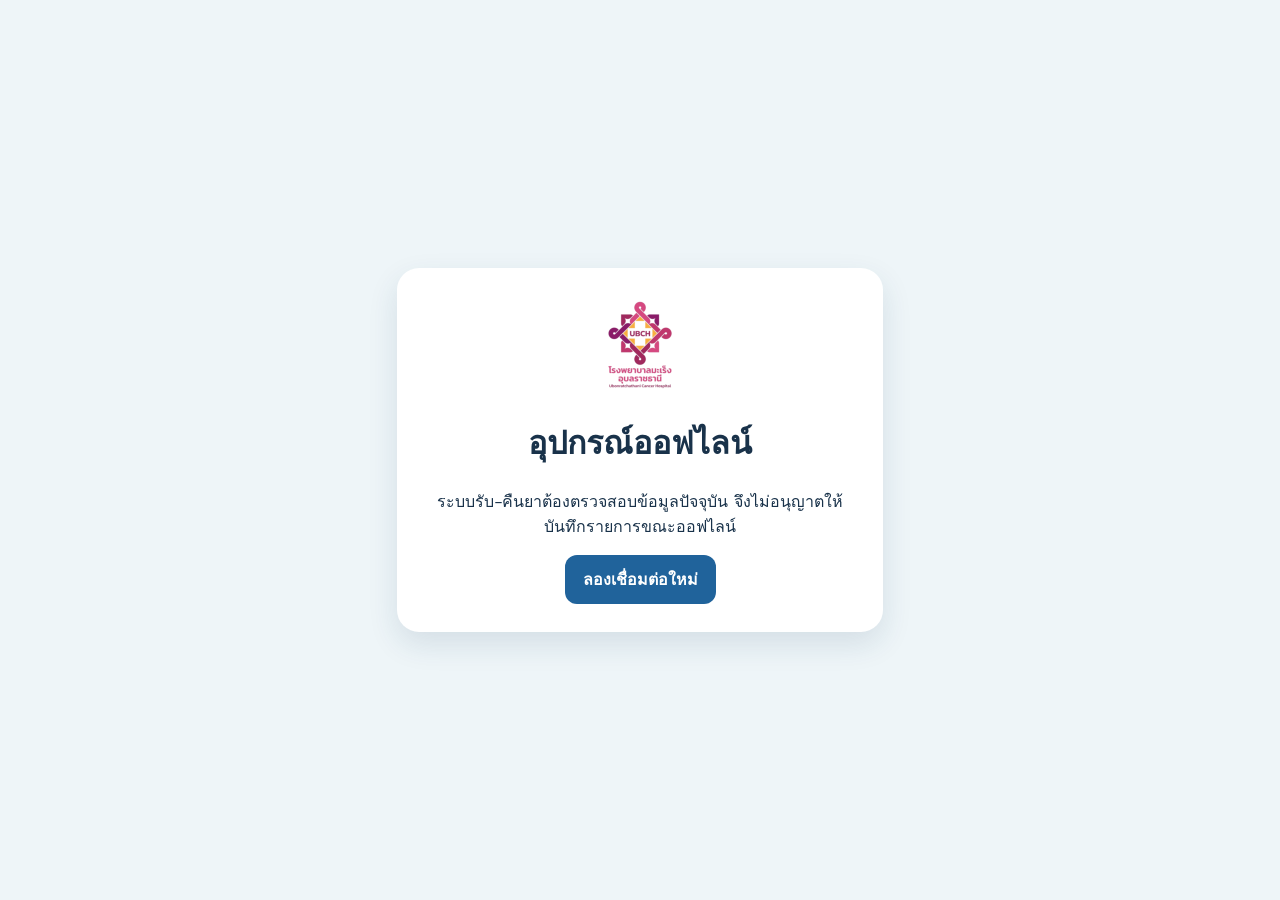
<file: offline.html>
<!doctype html>
<html lang="th">
<head>
  <meta charset="utf-8">
  <meta name="viewport" content="width=device-width, initial-scale=1">
  <meta name="theme-color" content="#173f5f">
  <title>AYA Pickup — ออฟไลน์</title>
  <style>
    body{min-height:100vh;margin:0;display:grid;place-items:center;background:#eef5f8;color:#19324a;font-family:system-ui,"Noto Sans Thai",sans-serif}.card{width:min(430px,calc(100% - 32px));padding:28px;text-align:center;border-radius:22px;background:#fff;box-shadow:0 12px 30px rgba(23,63,95,.12)}img{width:96px;height:96px}button{border:0;border-radius:12px;padding:12px 18px;color:#fff;background:#20639b;font:inherit;font-weight:800}
  </style>
</head>
<body><main class="card"><img src="./icons/icon-192.png" alt=""><h1>อุปกรณ์ออฟไลน์</h1><p>ระบบรับ–คืนยาต้องตรวจสอบข้อมูลปัจจุบัน จึงไม่อนุญาตให้บันทึกรายการขณะออฟไลน์</p><button onclick="location.reload()">ลองเชื่อมต่อใหม่</button></main></body>
</html>
</file>
